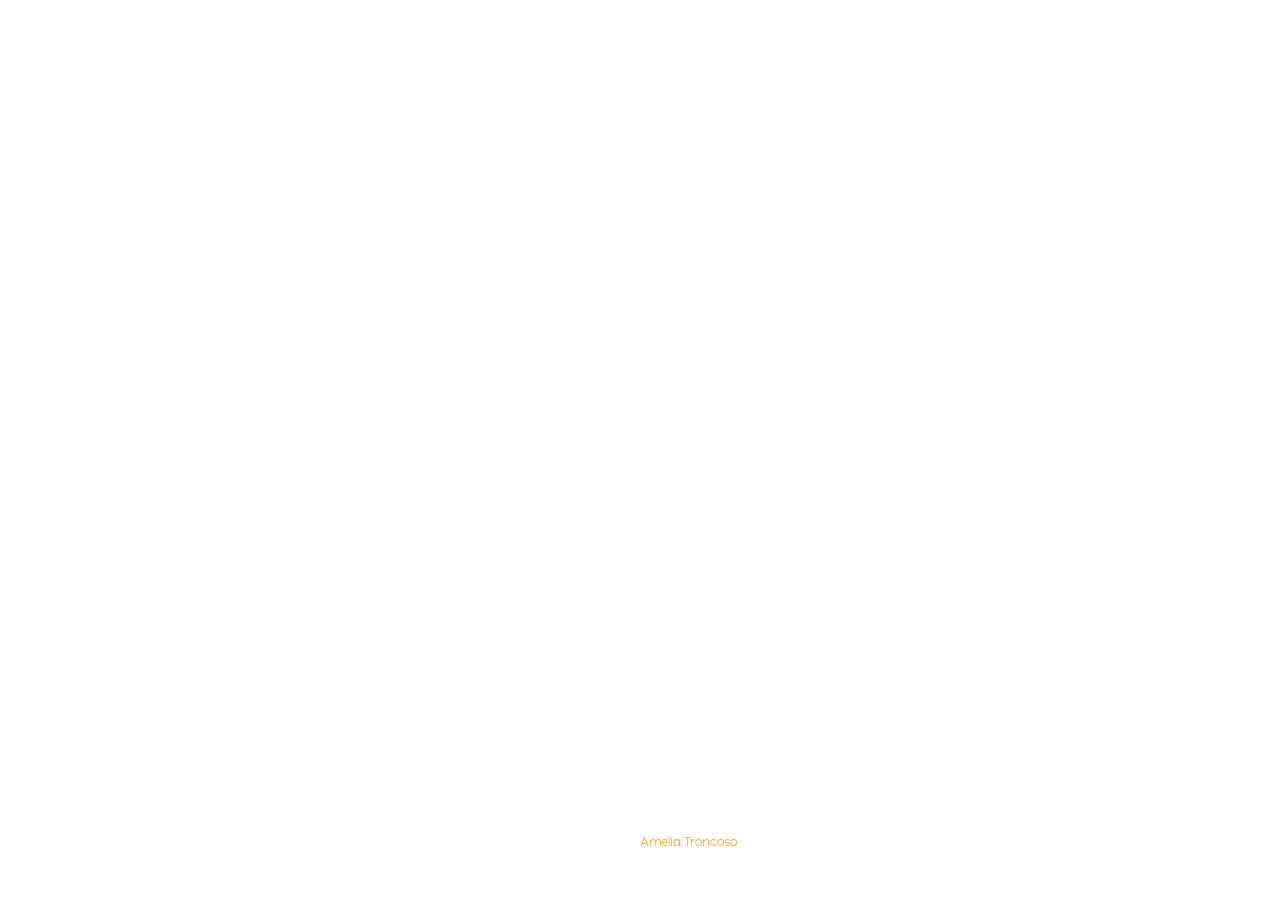
<file: index.html>
<!doctype html>
<html lang="es">
  <head>
    <meta charset="utf-8" />
    <meta name="viewport" content="width=device-width, initial-scale=1" />
    <title>Troncoso Portafolio</title>
    <link rel="stylesheet" href="css/styles.css" />
    <script defer src="js/script.js"></script>
  </head>
  <body data-page="home">
    <main>
      <!-- Home: versión desktop -->
      <section class="home-page" data-home-page>
        <div class="home-desktop">
          <!-- Menú principal -->
          <nav class="desktop-menu" aria-label="Navegación principal">
            <a class="desktop-menu__brand" href="index.html">Amelia Troncoso</a>
            <div class="desktop-menu__links">
              <a class="desktop-menu__link" href="#about">Sobre mí</a>
              <a class="desktop-menu__link" href="#contact">Contacto</a>
            </div>
          </nav>

          <!-- Escenario principal de la home -->
          <div class="home-stage-wrap">
            <div class="home-stage">
              <!-- Título animado -->
              <h1 class="home-title" aria-label="Portafolio">
                <span class="visually-hidden">Portafolio</span>
                <div class="home-title__reveal" data-home-title-reveal>
                  <video
                    class="home-title__video"
                    data-home-title-video
                    aria-hidden="true"
                    autoplay
                    muted
                    playsinline
                    preload="auto"
                  >
                    <source src="assets/home-title-animation.mp4" type="video/mp4" />
                  </video>
                </div>
              </h1>

              <!-- Flecha para bajar al sector de proyectos -->
              <button class="home-arrow" type="button" aria-label="Bajar a proyectos">
                <img src="images/home/arrow-down.svg" alt="" aria-hidden="true" />
              </button>

              <!-- Tarjetas de proyectos -->
              <!-- Grilla principal de proyectos en desktop -->
              <div data-home-desktop-cards>
              <a class="project-card" href="amanecer.html" style="left:41px;top:1179px;width:427px;height:720px;">
                <div class="project-card__media">
                  <img src="images/amanecer/home-amanecer-photo.png" alt="Festival Amanecer" style="width:224.83%;left:-64.17%;top:0;height:100%;" />
                </div>
                <div class="project-card__overlay">
                  <span><span>Festival</span><span>Amanecer</span></span>
                </div>
              </a>
              <a class="project-card" href="bypt.html" style="left:974px;top:1369px;width:426px;height:719px;">
                <div class="project-card__media">
                  <img src="images/bypt/home-bypt.png" alt="Joyas Bonito y Para Ti" style="width:253.17%;left:-76.58%;top:0;height:100%;" />
                </div>
                <div class="project-card__overlay">
                  <span><span>Joyas</span><span>Bonito y para ti</span></span>
                </div>
              </a>
              <a class="project-card" href="sade.html" style="left:508px;top:1748px;width:426px;height:720px;">
                <div class="project-card__media">
                  <img src="images/sade/home-sade.png" alt="Rebranding SADE" style="width:225.35%;left:-62.68%;top:0;height:100%;" />
                </div>
                <div class="project-card__overlay">
                  <span><span>Rebranding</span><span>SADE</span></span>
                </div>
              </a>
              <a class="project-card" href="vivid-wave.html" style="left:41px;top:2318px;width:427px;height:720px;">
                <div class="project-card__media">
                  <img src="images/vivid-wave/home-vivid-wave.png" alt="Festival Vivid Wave" style="width:274.37%;left:-37.09%;top:-5.14%;height:110.29%;" />
                </div>
                <div class="project-card__overlay">
                  <span><span>Festival</span><span>Vivid Wave</span></span>
                </div>
              </a>
              <a class="project-card" href="tesoros.html" style="left:974px;top:2508px;width:427px;height:719px;">
                <div class="project-card__media">
                  <img src="images/tesoros/home-tesoros-photo.png" alt="Revista Tesoros" style="width:224.36%;left:-62.06%;top:0;height:100%;" />
                </div>
                <div class="project-card__overlay">
                  <span><span>Revista</span><span>Tesoros</span></span>
                </div>
              </a>
              <a class="project-card" href="modelado-3d.html" style="left:507px;top:2888px;width:427px;height:719px;">
                <div class="project-card__media">
                  <img src="images/modelado-3d/home-3d.png" alt="Modelado 3D" style="width:164.17%;left:-20.75%;top:0.13%;height:100%;" />
                </div>
                <div class="project-card__overlay">
                  <span><span>Modelado 3D</span></span>
                </div>
              </a>
              </div>

              <!-- Pie de la home -->
              <section class="home-tools" aria-labelledby="tools-title">
                <h2 id="tools-title" class="footer-title">Manejo de Herramientas</h2>
                <div class="skills-list">
                  <div class="skill">
                    <span>Illustrator</span>
                    <div class="skill__bar" style="--level:82.7%;"></div>
                  </div>
                  <div class="skill">
                    <span>Photoshop</span>
                    <div class="skill__bar" style="--level:61.8%;"></div>
                  </div>
                  <div class="skill">
                    <span>InDesign</span>
                    <div class="skill__bar" style="--level:74.5%;"></div>
                  </div>
                  <div class="skill">
                    <span>Blender</span>
                    <div class="skill__bar" style="--level:61.8%;"></div>
                  </div>
                  <div class="skill">
                    <span>Blippar</span>
                    <div class="skill__bar" style="--level:41.8%;"></div>
                  </div>
                  <div class="skill">
                    <span>Figma</span>
                    <div class="skill__bar" style="--level:41.8%;"></div>
                  </div>
                </div>
              </section>

              <section class="home-about" id="about" aria-labelledby="about-title">
                <h2 id="about-title" class="footer-title">Sobre mi</h2>
                <p class="footer-text">
                  Soy estudiante de Diseño Gráfico en la Universidad del Desarrollo (UDD), con interés en la creación de soluciones visuales que equilibren estética y funcionalidad. Me motiva explorar distintas herramientas y estilos para comunicar ideas de manera clara y atractiva, adaptándome a los desafíos de cada proyecto. Actualmente, busco seguir desarrollando mi mirada creativa y adquirir experiencia que me permita generar propuestas con impacto y sentido.
                </p>
              </section>

              <section class="home-contact" id="contact" aria-labelledby="contact-title">
                <h2 id="contact-title" class="footer-title">Contacto</h2>
                <p class="contact-lines">
                  <a href="mailto:atroncosog22@gmail.com">atroncosog22@gmail.com</a>
                  <a href="tel:+56962435774">+56 9 6243 5774</a>
                </p>
              </section>
            </div>
          </div>
        </div>

        <!-- Home: versión mobile -->
        <div class="home-mobile">
          <section class="mobile-hero">
            <h1>Portafolio</h1>
          </section>

          <div class="mobile-arrow-wrap">
            <button class="home-arrow" type="button" aria-label="Bajar a proyectos">
              <img src="images/home/arrow-down.svg" alt="" aria-hidden="true" />
            </button>
          </div>

          <nav class="mobile-home-nav" aria-label="Navegación principal">
            <a href="index.html">Amelia Troncoso</a>
            <a href="#about-mobile">Sobre mí</a>
            <a href="#contact-mobile">Contacto</a>
          </nav>

          <!-- Grilla simplificada de proyectos para mobile -->
          <section class="mobile-card-grid" data-home-mobile-cards>
          <a class="mobile-project-card" href="amanecer.html">
            <figure class="mobile-project-card__figure">
              <img src="images/amanecer/home-amanecer-photo.png" alt="Festival Amanecer" style="width:224.83%;left:-64.17%;top:0;height:100%;" />
            </figure>
            <p class="mobile-project-card__label"><span>Festival</span><span>Amanecer</span></p>
          </a>
          <a class="mobile-project-card" href="bypt.html">
            <figure class="mobile-project-card__figure">
              <img src="images/bypt/home-bypt.png" alt="Joyas Bonito y Para Ti" style="width:253.17%;left:-76.58%;top:0;height:100%;" />
            </figure>
            <p class="mobile-project-card__label"><span>Joyas</span><span>Bonito y</span><span>Para ti</span></p>
          </a>
          <a class="mobile-project-card" href="sade.html">
            <figure class="mobile-project-card__figure">
              <img src="images/sade/home-sade.png" alt="Rebranding SADE" style="width:225.35%;left:-62.68%;top:0;height:100%;" />
            </figure>
            <p class="mobile-project-card__label"><span>Rebranding</span><span>SADE</span></p>
          </a>
          <a class="mobile-project-card" href="vivid-wave.html">
            <figure class="mobile-project-card__figure">
              <img src="images/vivid-wave/home-vivid-wave.png" alt="Festival Vivid Wave" style="width:274.37%;left:-37.09%;top:-5.14%;height:110.29%;" />
            </figure>
            <p class="mobile-project-card__label"><span>Festival</span><span>Vivid Wave</span></p>
          </a>
          <a class="mobile-project-card" href="tesoros.html">
            <figure class="mobile-project-card__figure">
              <img src="images/tesoros/home-tesoros-photo.png" alt="Revista Tesoros" style="width:224.36%;left:-62.06%;top:0;height:100%;" />
            </figure>
            <p class="mobile-project-card__label"><span>Revista</span><span>Tesoros</span></p>
          </a>
          <a class="mobile-project-card" href="modelado-3d.html">
            <figure class="mobile-project-card__figure">
              <img src="images/modelado-3d/home-3d.png" alt="Modelado 3D" style="width:164.17%;left:-20.75%;top:0.13%;height:100%;" />
            </figure>
            <p class="mobile-project-card__label"><span>Modelado 3D</span></p>
          </a>
          </section>

          <section class="mobile-footer">
            <section aria-labelledby="mobile-tools-title">
              <h2 id="mobile-tools-title" class="footer-title">Manejo de Herramientas</h2>
              <div class="skills-list">
                <div class="skill">
                  <span>Illustrator</span>
                  <div class="skill__bar" style="--level:82.7%;"></div>
                </div>
                <div class="skill">
                  <span>Photoshop</span>
                  <div class="skill__bar" style="--level:61.8%;"></div>
                </div>
                <div class="skill">
                  <span>InDesign</span>
                  <div class="skill__bar" style="--level:74.5%;"></div>
                </div>
                <div class="skill">
                  <span>Blender</span>
                  <div class="skill__bar" style="--level:61.8%;"></div>
                </div>
                <div class="skill">
                  <span>Blippar</span>
                  <div class="skill__bar" style="--level:41.8%;"></div>
                </div>
                <div class="skill">
                  <span>Figma</span>
                  <div class="skill__bar" style="--level:41.8%;"></div>
                </div>
              </div>
            </section>

            <section id="about-mobile" aria-labelledby="mobile-about-title">
              <h2 id="mobile-about-title" class="footer-title">Sobre mi</h2>
              <p class="footer-text">
                Soy estudiante de Diseño Gráfico en la Universidad del Desarrollo (UDD), con interés en la creación de soluciones visuales que equilibren estética y funcionalidad. Me motiva explorar distintas herramientas y estilos para comunicar ideas de manera clara y atractiva, adaptándome a los desafíos de cada proyecto. Actualmente, busco seguir desarrollando mi mirada creativa y adquirir experiencia que me permita generar propuestas con impacto y sentido.
              </p>
            </section>

            <section id="contact-mobile" aria-labelledby="mobile-contact-title">
              <h2 id="mobile-contact-title" class="footer-title">Contacto</h2>
              <p class="contact-lines">
                <a href="mailto:atroncosog22@gmail.com">atroncosog22@gmail.com</a>
                <a href="tel:+56962435774">+56 9 6243 5774</a>
              </p>
            </section>
          </section>
        </div>
      </section>
    </main>
  </body>
</html>
</file>
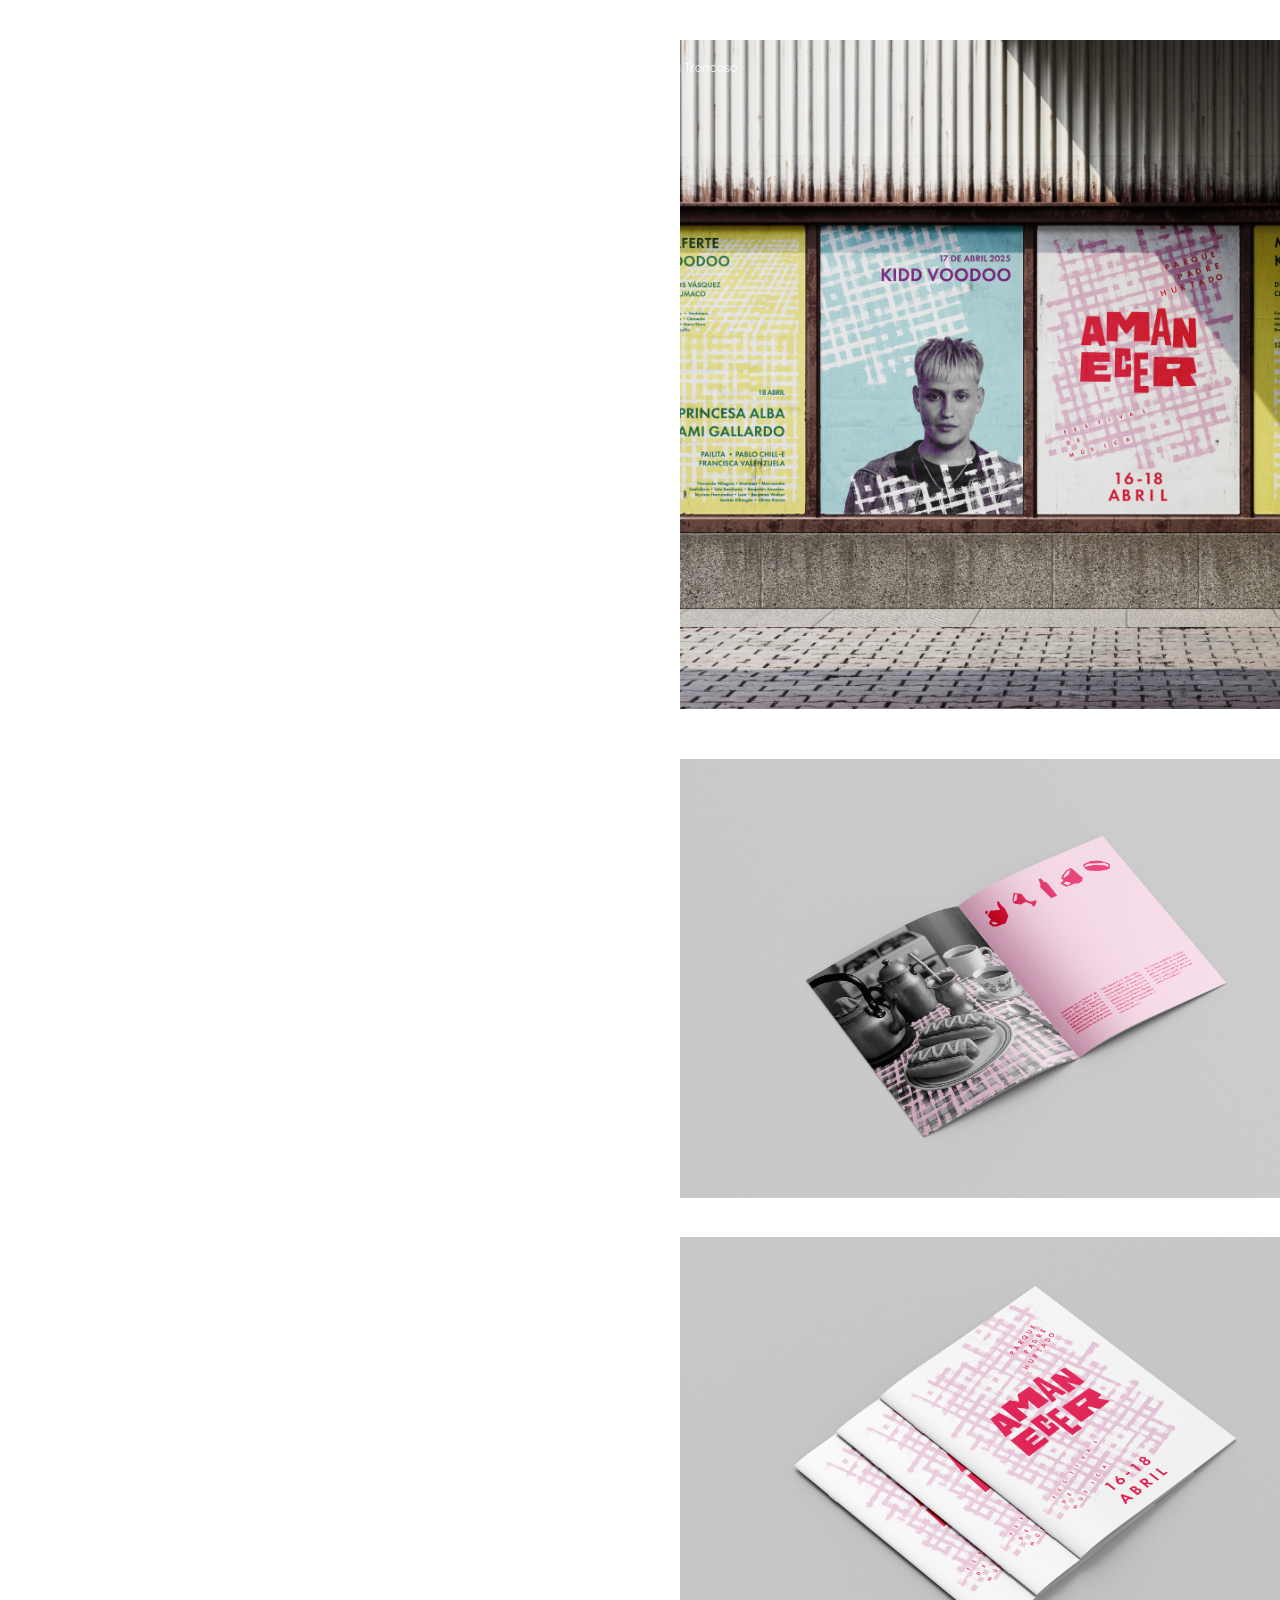
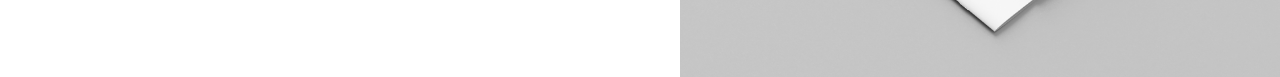
<file: amanecer.html>
<!doctype html>
<html lang="es">
  <head>
    <meta charset="utf-8" />
    <meta name="viewport" content="width=device-width, initial-scale=1" />
    <title>Festival Amanecer | Troncoso Portafolio</title>
    <link rel="stylesheet" href="css/styles.css" />
    <script defer src="js/script.js"></script>
  </head>
  <body data-page="project">
    <main>
      <section class="project-page" data-project-page>
        <!-- Proyecto: composición desktop -->
        <div class="project-desktop">
          <!-- Menú superior fijo del proyecto -->
          <nav class="project-menu" aria-label="Navegación del proyecto" style="top:24px;">
            <a class="project-menu__brand" href="index.html">Amelia Troncoso</a>
            <div class="project-menu__links">
              <a class="project-menu__link" href="index.html#about">Sobre mí</a>
              <a class="project-menu__link" href="index.html#contact">Contacto</a>
            </div>
          </nav>

          <!-- Lienzo con posiciones fijas según la grilla de diseño -->
          <article class="project-shell">
            <div class="project-canvas" data-project-canvas>
              <!-- Imagen principal del proyecto -->
              <figure class="project-figure" data-project-hero style="left:40px;top:40px;width:893px;height:669px;">
                <img src="images/amanecer/amanecer-hero.png" alt="Festival Amanecer" />
              </figure>

              <h1 class="project-heading" style="left:973px;top:40px;width:194px;">
                <span>Festival</span><span>Amanecer</span>
              </h1>

              <!-- Texto descriptivo del proyecto -->
              <div class="project-copy-block" data-project-copy data-default-top="502" data-align-copy-bottom="true" data-allow-copy-above-default="true" style="left:973px;top:502px;width:427px;">
                <ul class="project-meta">
                  <li><strong>Nombre del proyecto:</strong> Festival Amanecer</li>
                  <li><strong>Taller:</strong> Taller Editorial</li>
                  <li><strong>Año de realización:</strong> 2025</li>
                  <li><strong>Realizado junto a:</strong> Catalina Hernández</li>
                  <li><strong>Herramientas:</strong> Illustrator, InDesign y Photoshop</li>
                </ul>
                <h2><strong>Descripción del encargo</strong></h2>
                <p>El encargo consistía en seleccionar un festival existente y reinterpretar su concepto dentro del contexto chileno. Para este proyecto elegimos <strong>Austin City Limits</strong>, festival que destaca por reunir artistas locales y representar la identidad cultural de Austin.</p>
                <h2><strong>Descripción de la propuesta</strong></h2>
                <p>A partir de ese referente, reinterpretamos el festival desde la idea de <strong>la mesa chilena</strong> como espacio de encuentro, identidad y celebración. El branding busca trasladar la diversidad cultural y musical de Chile a una experiencia visual cercana, incorporando códigos gráficos inspirados en nuestras tradiciones y formas de compartir.</p>
              </div>

              <!-- Galería secundaria desktop -->
              <figure class="project-figure" style="left:40px;top:759px;width:660px;height:439px;">
                <img src="images/amanecer/amanecer-1.png" alt="Aplicación editorial del festival Amanecer" />
              </figure>
              <figure class="project-figure" style="left:740px;top:759px;width:660px;height:439px;">
                <img src="images/amanecer/amanecer-2.png" alt="Banderas del festival Amanecer" />
              </figure>
              <figure class="project-figure" style="left:40px;top:1237px;width:660px;height:440px;">
                <img src="images/amanecer/amanecer-3.png" alt="Aplicación gráfica del festival Amanecer" />
              </figure>
              <figure class="project-figure" style="left:740px;top:1237px;width:660px;height:440px;">
                <img src="images/amanecer/amanecer-4.png" alt="Bolso promocional del festival Amanecer" />
              </figure>
            </div>
          </article>
        </div>

        <!-- Proyecto: versión mobile en flujo vertical -->
        <div class="project-mobile">
          <article>
            <nav class="project-mobile-header" aria-label="Navegación del proyecto">
              <a class="mobile-brand" href="index.html">Amelia Troncoso</a>
              <div class="mobile-links">
                <a href="index.html#about-mobile">Sobre mí</a>
                <a href="index.html#contact-mobile">Contacto</a>
              </div>
            </nav>

            <h1 class="mobile-hero-title"><span>Festival</span><span>Amanecer</span></h1>
            <div class="mobile-copy">
                <ul class="project-meta">
                  <li><strong>Nombre del proyecto:</strong> Festival Amanecer</li>
                  <li><strong>Taller:</strong> Taller Editorial</li>
                  <li><strong>Año de realización:</strong> 2025</li>
                  <li><strong>Realizado junto a:</strong> Catalina Hernández</li>
                  <li><strong>Herramientas:</strong> Illustrator, InDesign y Photoshop</li>
                </ul>
                <h2><strong>Descripción del encargo</strong></h2>
                <p>El encargo consistía en seleccionar un festival existente y reinterpretar su concepto dentro del contexto chileno. Para este proyecto elegimos <strong>Austin City Limits</strong>, festival que destaca por reunir artistas locales y representar la identidad cultural de Austin.</p>
                <h2><strong>Descripción de la propuesta</strong></h2>
                <p>A partir de ese referente, reinterpretamos el festival desde la idea de <strong>la mesa chilena</strong> como espacio de encuentro, identidad y celebración. El branding busca trasladar la diversidad cultural y musical de Chile a una experiencia visual cercana, incorporando códigos gráficos inspirados en nuestras tradiciones y formas de compartir.</p>
            </div>
            <section class="mobile-gallery">
            <img src="images/amanecer/amanecer-hero.png" alt="Festival Amanecer principal" />
            <img src="images/amanecer/amanecer-1.png" alt="Festival Amanecer detalle 1" />
            <img src="images/amanecer/amanecer-2.png" alt="Festival Amanecer detalle 2" />
            <img src="images/amanecer/amanecer-3.png" alt="Festival Amanecer detalle 3" />
            <img src="images/amanecer/amanecer-4.png" alt="Festival Amanecer detalle 4" />
            </section>
          </article>
        </div>
      </section>
    </main>
  </body>
</html>
</file>
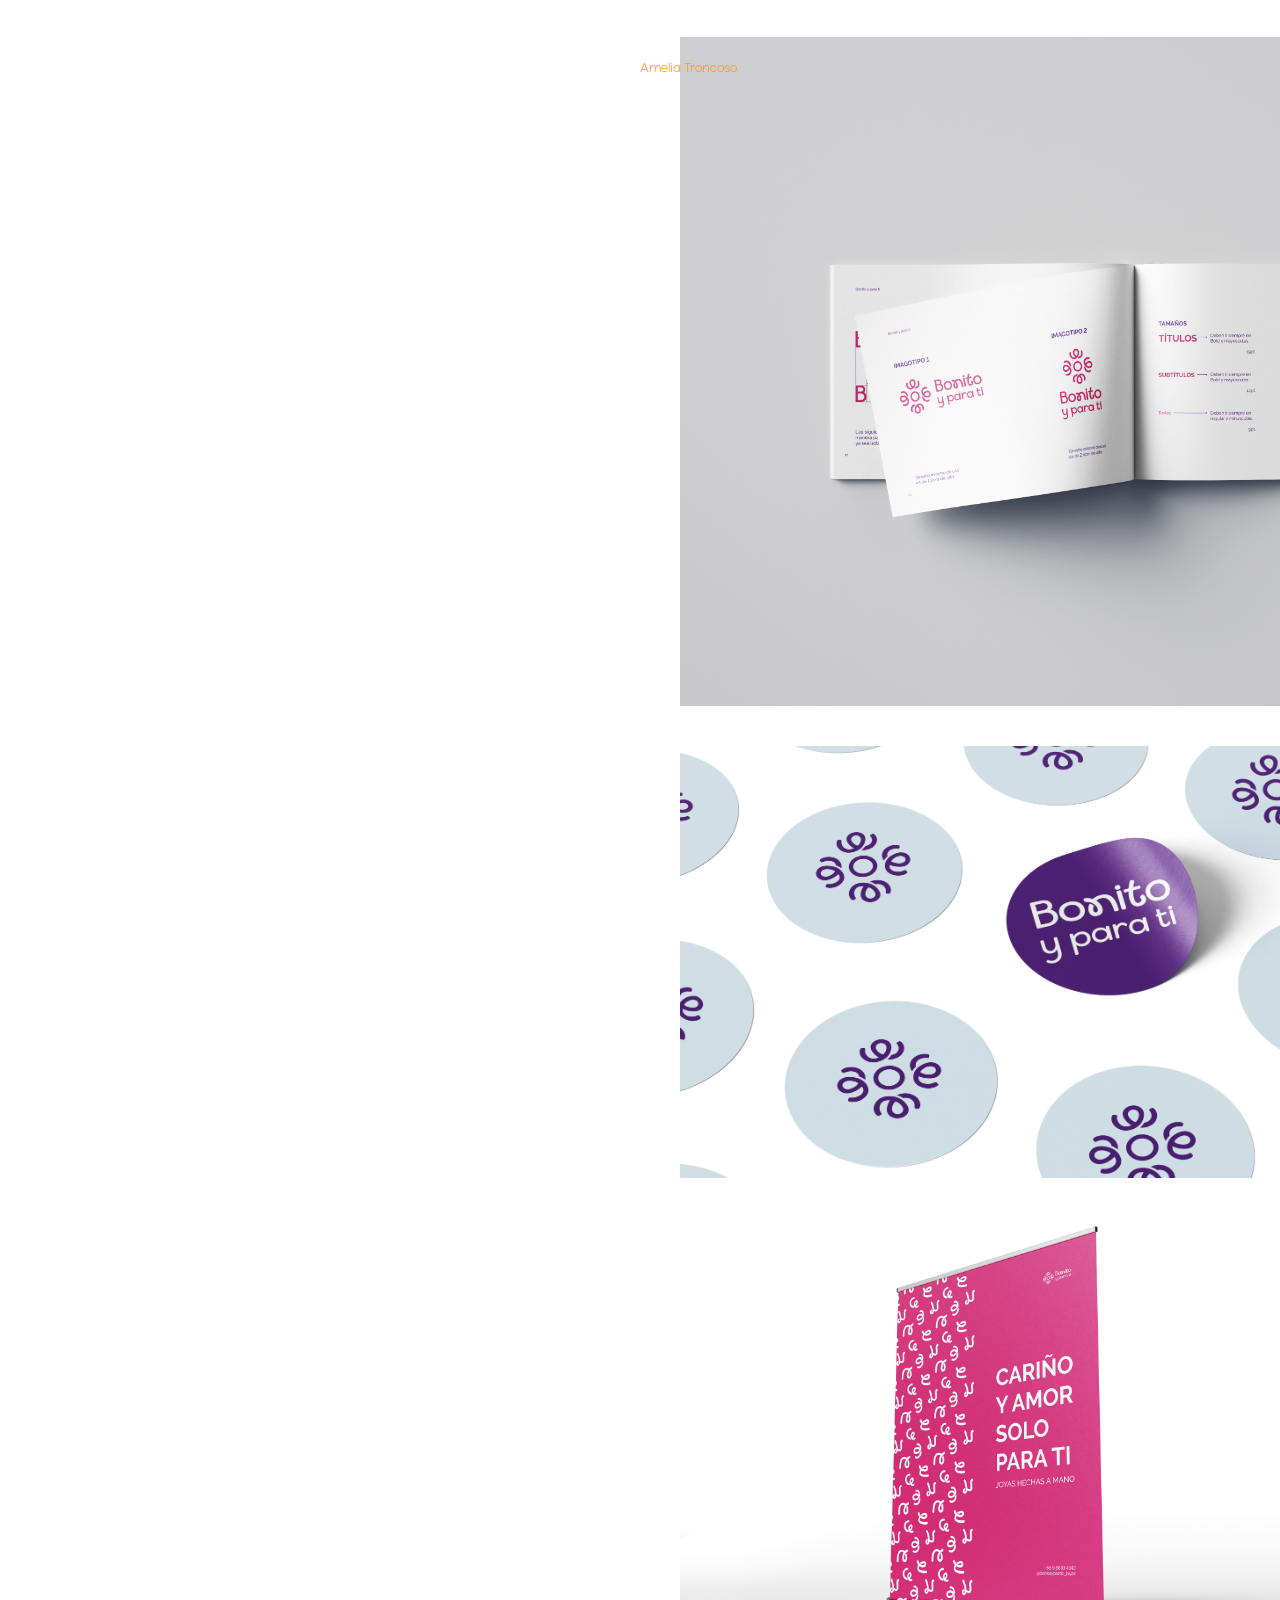
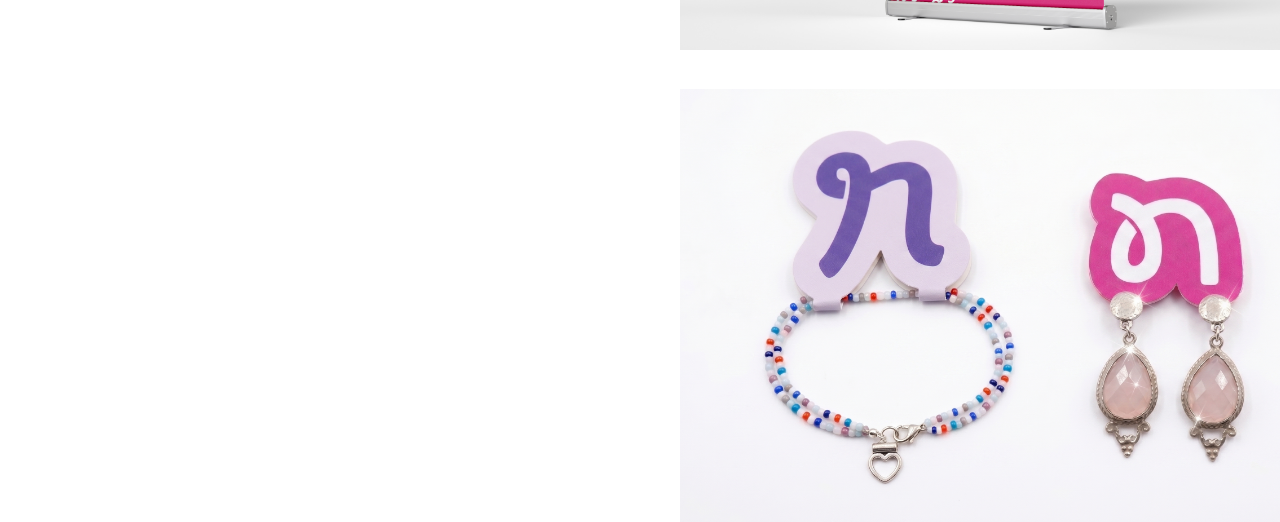
<file: bypt.html>
<!doctype html>
<html lang="es">
  <head>
    <meta charset="utf-8" />
    <meta name="viewport" content="width=device-width, initial-scale=1" />
    <title>Joyas Bonito y Para Ti | Troncoso Portafolio</title>
    <link rel="stylesheet" href="css/styles.css" />
    <script defer src="js/script.js"></script>
  </head>
  <body data-page="project" data-lock-menu-accent="true">
    <main>
      <section class="project-page" data-project-page>
        <!-- Proyecto: composición desktop -->
        <div class="project-desktop">
          <!-- Menú superior fijo del proyecto -->
          <nav class="project-menu" aria-label="Navegación del proyecto" style="top:24px;">
            <a class="project-menu__brand" href="index.html">Amelia Troncoso</a>
            <div class="project-menu__links">
              <a class="project-menu__link" href="index.html#about">Sobre mí</a>
              <a class="project-menu__link" href="index.html#contact">Contacto</a>
            </div>
          </nav>

          <!-- Lienzo con posiciones fijas según la grilla de diseño -->
          <article class="project-shell">
            <div class="project-canvas" data-project-canvas>
              <!-- Imagen principal del proyecto -->
              <figure class="project-figure" data-project-hero style="left:40px;top:37px;width:893px;height:669px;">
                <img src="images/bypt/bypt-hero.png" alt="Joyas Bonito y Para Ti" />
              </figure>

              <h1 class="project-heading" style="left:973px;top:37px;width:194px;">
                <span>Joyas</span><span>Bonito y</span><span>Para ti</span>
              </h1>

              <!-- Texto descriptivo del proyecto -->
              <div class="project-copy-block" data-project-copy data-default-top="404" data-align-copy-bottom="true" data-allow-copy-above-default="true" style="left:973px;top:404px;width:427px;">
                <ul class="project-meta">
                  <li><strong>Nombre del proyecto:</strong> Bonito y Para Ti</li>
                  <li><strong>Ramo:</strong> Identidad Visual</li>
                  <li><strong>Año de realización:</strong> 2025</li>
                  <li><strong>Realizado junto a:</strong> Domingo Urrutia</li>
                  <li><strong>Herramientas:</strong> Photoshop, InDesign e Illustrator</li>
                </ul>
                <h2><strong>Descripción del encargo</strong></h2>
                <p>El encargo consistía en desarrollar un rebranding para un emprendimiento vinculado a la iniciativa <strong>Colina Emprende</strong>. El proyecto fue asignado a <em>Bonito y Para Ti</em>, una marca de joyería creada por <strong>Roxana Flores</strong>, orfebre dedicada a la elaboración de piezas artesanales y personalizadas.</p>
                <h2><strong>Descripción de la propuesta</strong></h2>
                <p>La propuesta busca comunicar el carácter <strong>emocional, artesanal y personalizado</strong> de la marca. Se desarrolló una identidad visual de tono suave, amoroso, artístico y cercano, inspirada en la conexión espiritual y energética que Roxana busca generar a través de sus joyas. El sistema gráfico pretende transmitir una marca acogedora y significativa, donde cada pieza represente una experiencia personal para quien la recibe o utiliza.</p>
              </div>

              <!-- Galería secundaria desktop -->
              <figure class="project-figure" style="left:40px;top:746px;width:660px;height:432px;">
                <img src="images/bypt/bypt-1.png" alt="Stickers de Bonito y Para Ti" />
              </figure>
              <figure class="project-figure" style="left:740px;top:746px;width:660px;height:432px;">
                <img src="images/bypt/bypt-2.png" alt="Bolsa textil Bonito y Para Ti" />
              </figure>
              <figure class="project-figure" style="left:40px;top:1218px;width:660px;height:432px;">
                <img src="images/bypt/bypt-3.png" alt="Afiche Bonito y Para Ti" />
              </figure>
              <figure class="project-figure" style="left:740px;top:1218px;width:660px;height:432px;">
                <img src="images/bypt/bypt-4.png" alt="Tarjeta de presentación Bonito y Para Ti" />
              </figure>
              <figure class="project-figure" style="left:40px;top:1689px;width:660px;height:433px;">
                <img src="images/bypt/bypt-5.png" alt="Joyas Bonito y Para Ti" />
              </figure>
              <figure class="project-figure" style="left:740px;top:1690px;width:660px;height:432px;">
                <img src="images/bypt/bypt-6.png" alt="Caja Bonito y Para Ti" />
              </figure>
            </div>
          </article>
        </div>

        <!-- Proyecto: versión mobile en flujo vertical -->
        <div class="project-mobile">
          <article>
            <nav class="project-mobile-header" aria-label="Navegación del proyecto">
              <a class="mobile-brand" href="index.html">Amelia Troncoso</a>
              <div class="mobile-links">
                <a href="index.html#about-mobile">Sobre mí</a>
                <a href="index.html#contact-mobile">Contacto</a>
              </div>
            </nav>

            <h1 class="mobile-hero-title"><span>Joyas</span><span>Bonito y</span><span>Para ti</span></h1>
            <div class="mobile-copy">
                <ul class="project-meta">
                  <li><strong>Nombre del proyecto:</strong> Bonito y Para Ti</li>
                  <li><strong>Ramo:</strong> Identidad Visual</li>
                  <li><strong>Año de realización:</strong> 2025</li>
                  <li><strong>Realizado junto a:</strong> Domingo Urrutia</li>
                  <li><strong>Herramientas:</strong> Photoshop, InDesign e Illustrator</li>
                </ul>
                <h2><strong>Descripción del encargo</strong></h2>
                <p>El encargo consistía en desarrollar un rebranding para un emprendimiento vinculado a la iniciativa <strong>Colina Emprende</strong>. El proyecto fue asignado a <em>Bonito y Para Ti</em>, una marca de joyería creada por <strong>Roxana Flores</strong>, orfebre dedicada a la elaboración de piezas artesanales y personalizadas.</p>
                <h2><strong>Descripción de la propuesta</strong></h2>
                <p>La propuesta busca comunicar el carácter <strong>emocional, artesanal y personalizado</strong> de la marca. Se desarrolló una identidad visual de tono suave, amoroso, artístico y cercano, inspirada en la conexión espiritual y energética que Roxana busca generar a través de sus joyas. El sistema gráfico pretende transmitir una marca acogedora y significativa, donde cada pieza represente una experiencia personal para quien la recibe o utiliza.</p>
            </div>
            <section class="mobile-gallery">
            <img src="images/bypt/bypt-hero.png" alt="Joyas Bonito y Para Ti principal" />
            <img src="images/bypt/bypt-1.png" alt="Joyas Bonito y Para Ti detalle 1" />
            <img src="images/bypt/bypt-2.png" alt="Joyas Bonito y Para Ti detalle 2" />
            <img src="images/bypt/bypt-3.png" alt="Joyas Bonito y Para Ti detalle 3" />
            <img src="images/bypt/bypt-4.png" alt="Joyas Bonito y Para Ti detalle 4" />
            <img src="images/bypt/bypt-5.png" alt="Joyas Bonito y Para Ti detalle 5" />
            <img src="images/bypt/bypt-6.png" alt="Joyas Bonito y Para Ti detalle 6" />
            </section>
          </article>
        </div>
      </section>
    </main>
  </body>
</html>
</file>
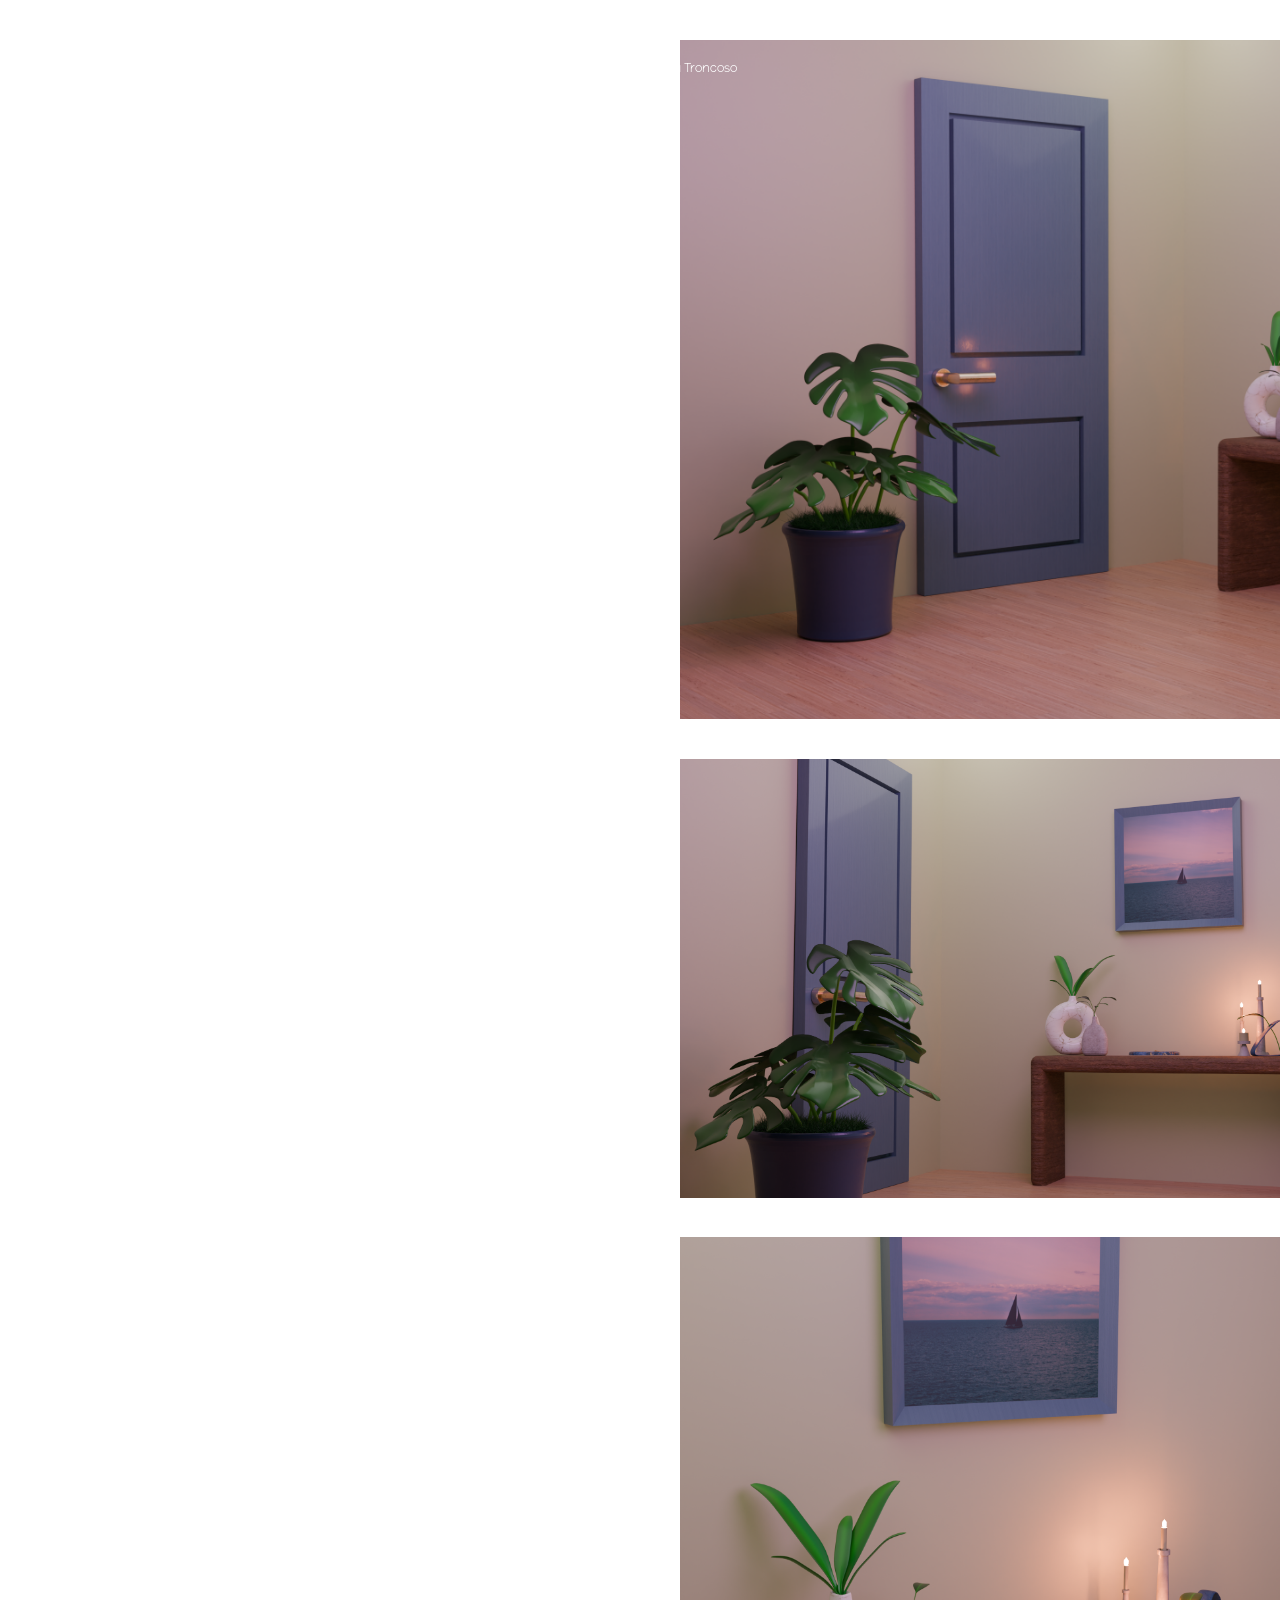
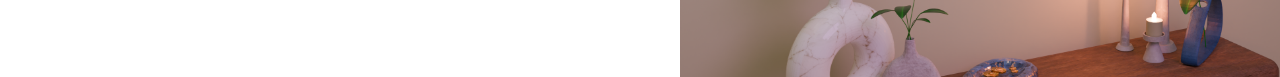
<file: modelado-3d.html>
<!doctype html>
<html lang="es">
  <head>
    <meta charset="utf-8" />
    <meta name="viewport" content="width=device-width, initial-scale=1" />
    <title>Modelado 3D | Troncoso Portafolio</title>
    <link rel="stylesheet" href="css/styles.css" />
    <script defer src="js/script.js"></script>
  </head>
  <body data-page="project">
    <main>
      <section class="project-page" data-project-page>
        <!-- Proyecto: composición desktop -->
        <div class="project-desktop">
          <!-- Menú superior fijo del proyecto -->
          <nav class="project-menu" aria-label="Navegación del proyecto" style="top:24px;">
            <a class="project-menu__brand" href="index.html">Amelia Troncoso</a>
            <div class="project-menu__links">
              <a class="project-menu__link" href="index.html#about">Sobre mí</a>
              <a class="project-menu__link" href="index.html#contact">Contacto</a>
            </div>
          </nav>

          <!-- Lienzo con posiciones fijas según la grilla de diseño -->
          <article class="project-shell">
            <div class="project-canvas" data-project-canvas>
              <!-- Imagen principal del proyecto -->
              <figure class="project-figure" data-project-hero style="left:40px;top:40px;width:893px;height:679px;">
                <img src="images/modelado-3d/modelado-3d-2.png" alt="Modelado 3D" />
              </figure>

              <h1 class="project-heading" style="left:973px;top:40px;width:194px;">
                <span>Modelado 3D</span>
              </h1>

              <!-- Texto descriptivo del proyecto -->
              <div class="project-copy-block" data-project-copy data-default-top="598" data-align-copy-bottom="true" data-allow-copy-above-default="true" style="left:973px;top:598px;width:427px;">
                <ul class="project-meta">
                  <li><strong>Nombre del proyecto:</strong> Modelado 3D</li>
                  <li><strong>Ramo:</strong> Representación Digital</li>
                  <li><strong>Año de realización:</strong> 2024</li>
                  <li><strong>Herramienta:</strong> Blender</li>
                </ul>
                <h2><strong>Descripción del encargo</strong></h2>
                <p>El encargo consistía en crear y renderizar una habitación utilizando Blender. El proyecto requería construir el espacio mediante modelado 3D e incorporar mobiliario, objetos decorativos, materiales e iluminación.</p>
                <h2><strong>Descripción de la propuesta</strong></h2>
                <p>La propuesta desarrolla un interior minimalista, cálido y armónico. Se trabajó el <strong>modelado, texturizado, iluminación y renderizado</strong> de la escena, integrando elementos como una puerta, una mesa, plantas y objetos decorativos. La composición busca generar una atmósfera realista y equilibrada, utilizando una iluminación suave y una paleta de colores envolvente.</p>
              </div>

              <!-- Galería secundaria desktop -->
              <figure class="project-figure" style="left:40px;top:759px;width:660px;height:439px;">
                <img src="images/modelado-3d/modelado-3d-1.png" alt="Vista interior del modelado 3D" />
              </figure>
              <figure class="project-figure" style="left:740px;top:759px;width:660px;height:439px;">
                <img src="images/modelado-3d/modelado-3d-3.png" alt="Perspectiva superior del modelado 3D" />
              </figure>
              <figure class="project-figure" style="left:40px;top:1237px;width:660px;height:440px;">
                <img src="images/modelado-3d/modelado-3d-4.png" alt="Detalle del cuadro y la mesa en el modelado 3D" />
              </figure>
              <figure class="project-figure" style="left:740px;top:1237px;width:660px;height:440px;">
                <img src="images/modelado-3d/modelado-3d-5.png" alt="Detalle de objetos decorativos en el modelado 3D" />
              </figure>
            </div>
          </article>
        </div>

        <!-- Proyecto: versión mobile en flujo vertical -->
        <div class="project-mobile">
          <article>
            <nav class="project-mobile-header" aria-label="Navegación del proyecto">
              <a class="mobile-brand" href="index.html">Amelia Troncoso</a>
              <div class="mobile-links">
                <a href="index.html#about-mobile">Sobre mí</a>
                <a href="index.html#contact-mobile">Contacto</a>
              </div>
            </nav>

            <h1 class="mobile-hero-title"><span>Modelado 3D</span></h1>
            <div class="mobile-copy">
                <ul class="project-meta">
                  <li><strong>Nombre del proyecto:</strong> Modelado 3D</li>
                  <li><strong>Ramo:</strong> Representación Digital</li>
                  <li><strong>Año de realización:</strong> 2024</li>
                  <li><strong>Herramienta:</strong> Blender</li>
                </ul>
                <h2><strong>Descripción del encargo</strong></h2>
                <p>El encargo consistía en crear y renderizar una habitación utilizando Blender. El proyecto requería construir el espacio mediante modelado 3D e incorporar mobiliario, objetos decorativos, materiales e iluminación.</p>
                <h2><strong>Descripción de la propuesta</strong></h2>
                <p>La propuesta desarrolla un interior minimalista, cálido y armónico. Se trabajó el <strong>modelado, texturizado, iluminación y renderizado</strong> de la escena, integrando elementos como una puerta, una mesa, plantas y objetos decorativos. La composición busca generar una atmósfera realista y equilibrada, utilizando una iluminación suave y una paleta de colores envolvente.</p>
            </div>
            <section class="mobile-gallery">
            <img src="images/modelado-3d/modelado-3d-2.png" alt="Modelado 3D principal" />
            <img src="images/modelado-3d/modelado-3d-1.png" alt="Modelado 3D detalle 1" />
            <img src="images/modelado-3d/modelado-3d-3.png" alt="Modelado 3D detalle 2" />
            <img src="images/modelado-3d/modelado-3d-4.png" alt="Modelado 3D detalle 3" />
            <img src="images/modelado-3d/modelado-3d-5.png" alt="Modelado 3D detalle 4" />
            </section>
          </article>
        </div>
      </section>
    </main>
  </body>
</html>
</file>
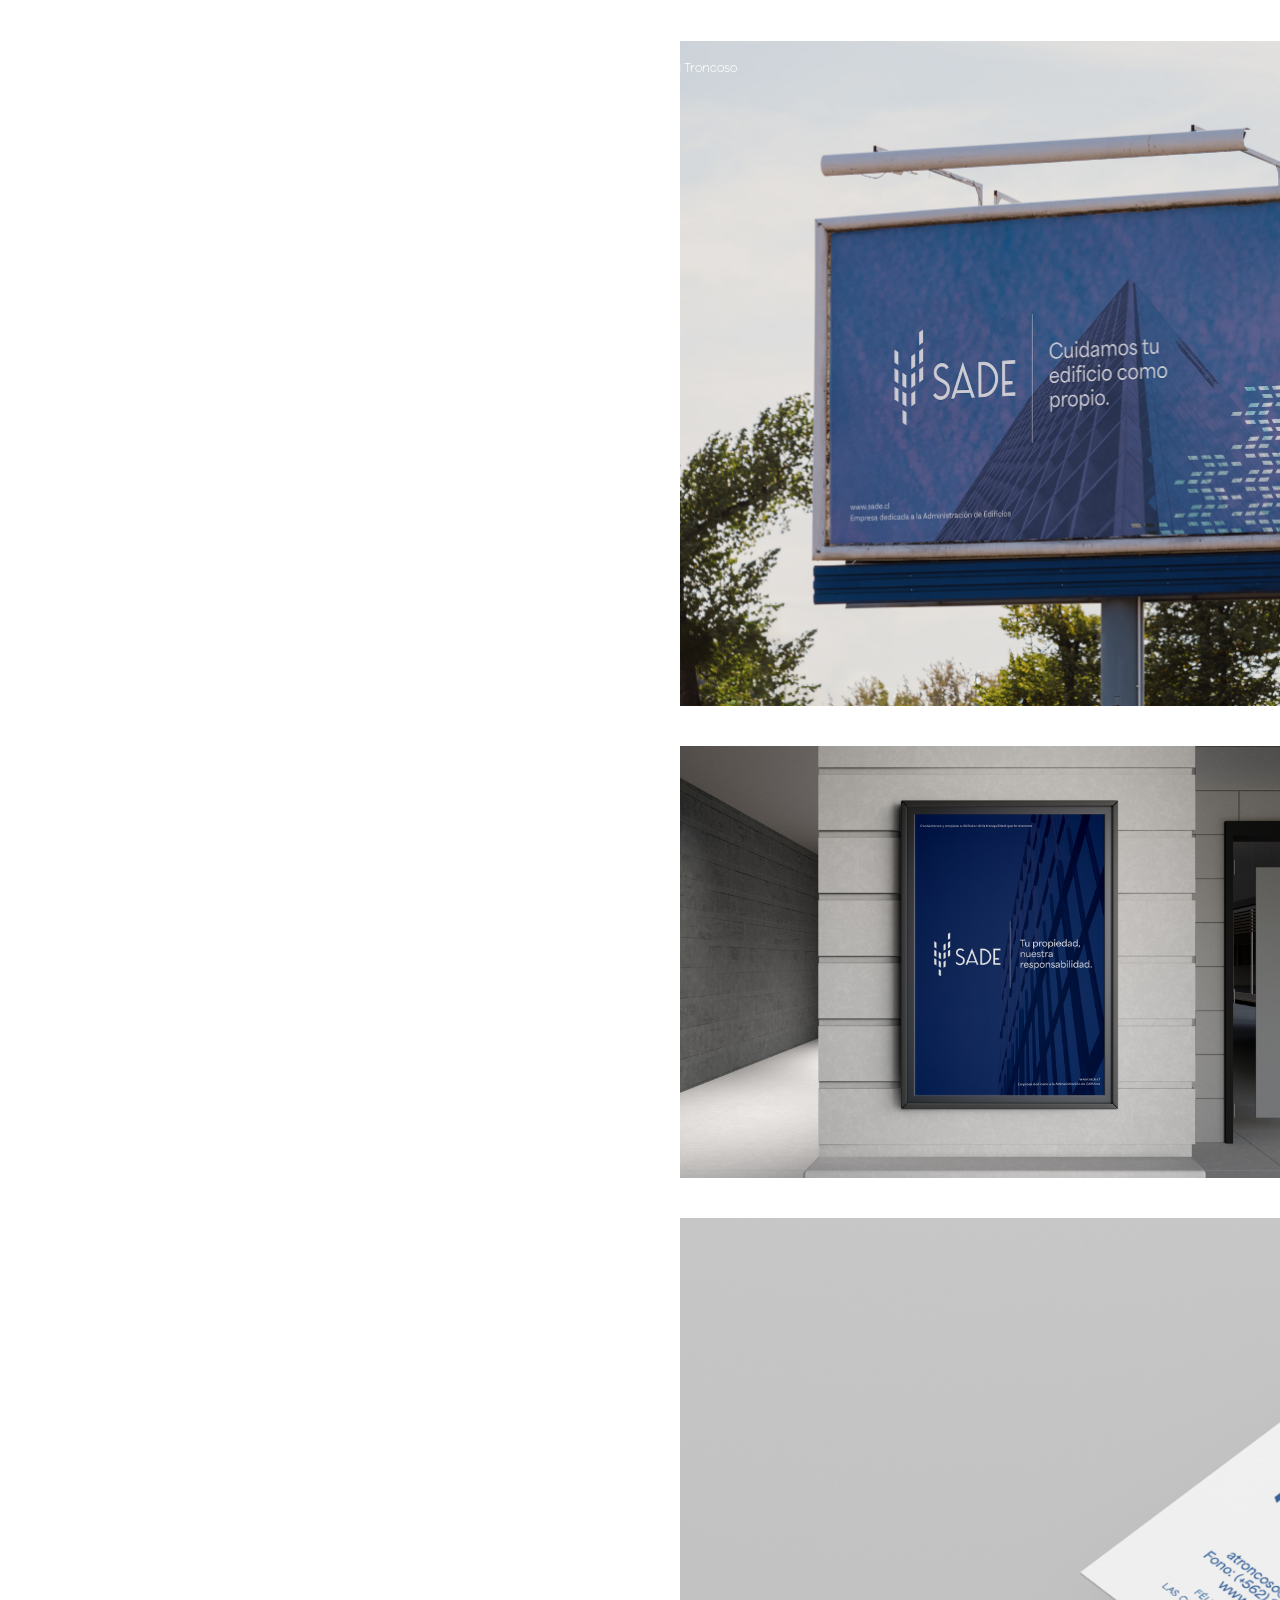
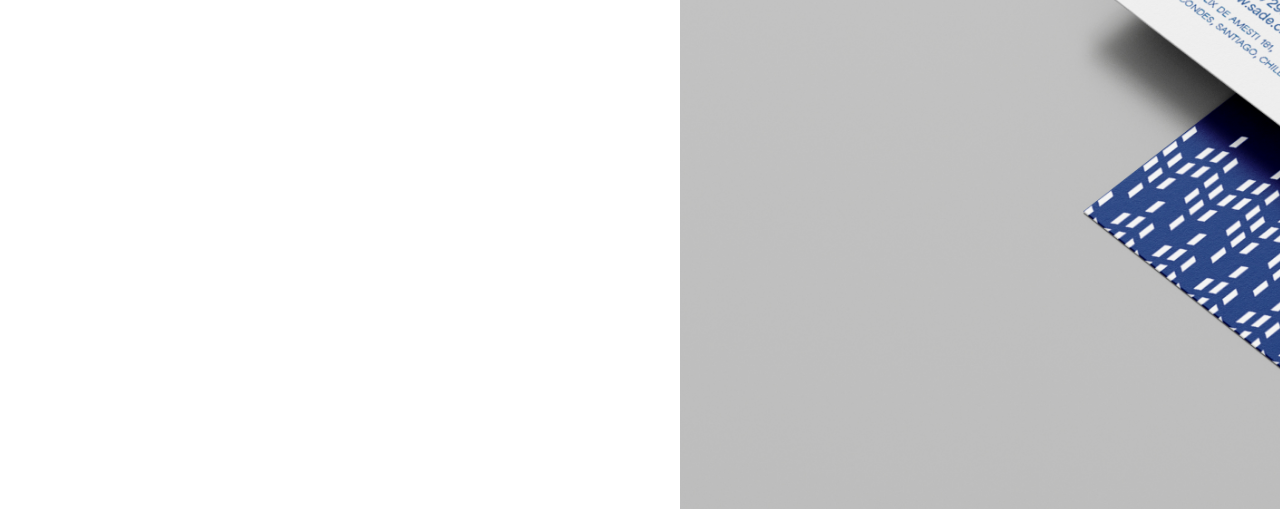
<file: sade.html>
<!doctype html>
<html lang="es">
  <head>
    <meta charset="utf-8" />
    <meta name="viewport" content="width=device-width, initial-scale=1" />
    <title>Rebranding SADE | Troncoso Portafolio</title>
    <link rel="stylesheet" href="css/styles.css" />
    <script defer src="js/script.js"></script>
  </head>
  <body data-page="project">
    <main>
      <section class="project-page" data-project-page>
        <!-- Proyecto: composición desktop -->
        <div class="project-desktop">
          <!-- Menú superior fijo del proyecto -->
          <nav class="project-menu" aria-label="Navegación del proyecto" style="top:24px;">
            <a class="project-menu__brand" href="index.html">Amelia Troncoso</a>
            <div class="project-menu__links">
              <a class="project-menu__link" href="index.html#about">Sobre mí</a>
              <a class="project-menu__link" href="index.html#contact">Contacto</a>
            </div>
          </nav>

          <!-- Lienzo con posiciones fijas según la grilla de diseño -->
          <article class="project-shell">
            <div class="project-canvas" data-project-canvas>
              <!-- Imagen principal del proyecto -->
              <figure class="project-figure" data-project-hero style="left:40px;top:41px;width:893px;height:665px;">
                <img src="images/sade/sade-hero.png" alt="Rebranding SADE" />
              </figure>

              <h1 class="project-heading" style="left:973px;top:41px;width:194px;">
                <span>Rebranding</span><span>SADE</span>
              </h1>

              <!-- Texto descriptivo del proyecto -->
              <div class="project-copy-block" data-project-copy data-default-top="408" data-align-copy-bottom="true" data-allow-copy-above-default="true" style="left:973px;top:408px;width:427px;">
                <ul class="project-meta">
                  <li><strong>Nombre del proyecto:</strong> Rebranding SADE</li>
                  <li><strong>Ramo:</strong> Identidad Visual</li>
                  <li><strong>Año de realización:</strong> 2025</li>
                  <li><strong>Herramientas:</strong> Photoshop e Illustrator</li>
                </ul>
                <h2><strong>Descripción del encargo</strong></h2>
                <p>El encargo consistía en seleccionar una identidad visual existente y desarrollar un rebranding desde cero. Elegí SADE, una empresa dedicada a la administración de propiedades, con el objetivo de analizar su identidad actual, comprender a su público y construir una imagen más coherente con sus necesidades y posicionamiento.</p>
                <h2><strong>Descripción de la propuesta</strong></h2>
                <p>La propuesta busca proyectar una marca orientada a un público exigente, que valora la eficiencia, la precisión y la calidad en el servicio. Para ello, desarrollé un sistema visual basado en la <strong>simplificación de formas arquitectónicas</strong>, una estética limpia y sofisticada, y un lenguaje de comunicación directo y formal. El resultado busca posicionar a SADE como una marca <strong>profesional, moderna y confiable</strong>.</p>
              </div>

              <!-- Galería secundaria desktop -->
              <figure class="project-figure" style="left:40px;top:746px;width:660px;height:432px;">
                <img src="images/sade/sade-1.png" alt="Afiche SADE" />
              </figure>
              <figure class="project-figure" style="left:740px;top:746px;width:660px;height:432px;">
                <img src="images/sade/sade-2.png" alt="Carpeta SADE" />
              </figure>
              <figure class="project-figure" style="left:40px;top:1218px;width:1360px;height:891px;">
                <img src="images/sade/sade-3.png" alt="Tarjetas SADE" />
              </figure>
            </div>
          </article>
        </div>

        <!-- Proyecto: versión mobile en flujo vertical -->
        <div class="project-mobile">
          <article>
            <nav class="project-mobile-header" aria-label="Navegación del proyecto">
              <a class="mobile-brand" href="index.html">Amelia Troncoso</a>
              <div class="mobile-links">
                <a href="index.html#about-mobile">Sobre mí</a>
                <a href="index.html#contact-mobile">Contacto</a>
              </div>
            </nav>

            <h1 class="mobile-hero-title"><span>Rebranding</span><span>SADE</span></h1>
            <div class="mobile-copy">
                <ul class="project-meta">
                  <li><strong>Nombre del proyecto:</strong> Rebranding SADE</li>
                  <li><strong>Ramo:</strong> Identidad Visual</li>
                  <li><strong>Año de realización:</strong> 2025</li>
                  <li><strong>Herramientas:</strong> Photoshop e Illustrator</li>
                </ul>
                <h2><strong>Descripción del encargo</strong></h2>
                <p>El encargo consistía en seleccionar una identidad visual existente y desarrollar un rebranding desde cero. Elegí SADE, una empresa dedicada a la administración de propiedades, con el objetivo de analizar su identidad actual, comprender a su público y construir una imagen más coherente con sus necesidades y posicionamiento.</p>
                <h2><strong>Descripción de la propuesta</strong></h2>
                <p>La propuesta busca proyectar una marca orientada a un público exigente, que valora la eficiencia, la precisión y la calidad en el servicio. Para ello, desarrollé un sistema visual basado en la <strong>simplificación de formas arquitectónicas</strong>, una estética limpia y sofisticada, y un lenguaje de comunicación directo y formal. El resultado busca posicionar a SADE como una marca <strong>profesional, moderna y confiable</strong>.</p>
            </div>
            <section class="mobile-gallery">
            <img src="images/sade/sade-hero.png" alt="Rebranding SADE principal" />
            <img src="images/sade/sade-1.png" alt="Rebranding SADE detalle 1" />
            <img src="images/sade/sade-2.png" alt="Rebranding SADE detalle 2" />
            <img src="images/sade/sade-3.png" alt="Rebranding SADE detalle 3" />
            </section>
          </article>
        </div>
      </section>
    </main>
  </body>
</html>
</file>
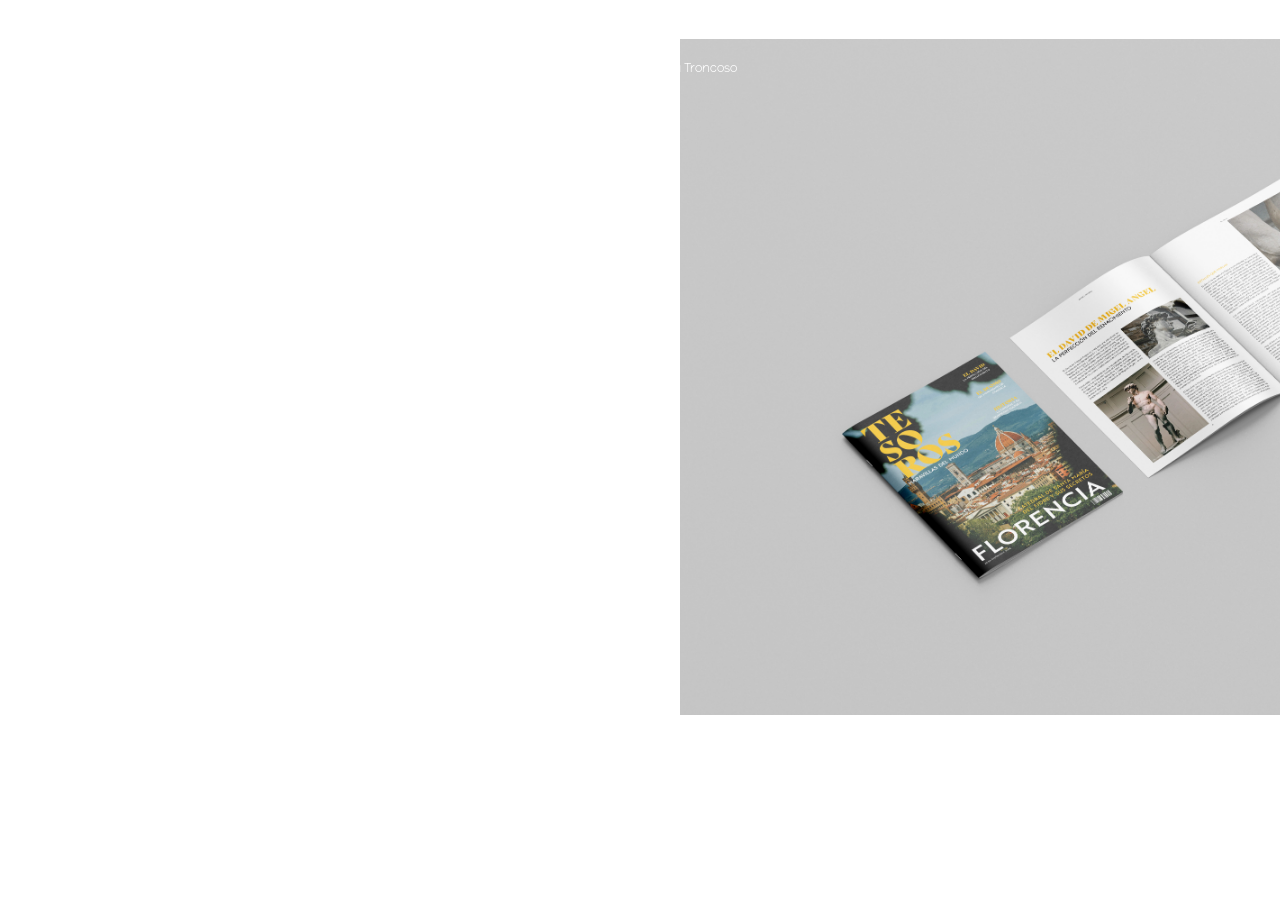
<file: tesoros.html>
<!doctype html>
<html lang="es">
  <head>
    <meta charset="utf-8" />
    <meta name="viewport" content="width=device-width, initial-scale=1" />
    <title>Revista Tesoros | Troncoso Portafolio</title>
    <link rel="stylesheet" href="css/styles.css" />
    <script defer src="js/script.js"></script>
  </head>
  <body data-page="project">
    <main>
      <section class="project-page" data-project-page>
        <!-- Proyecto: composición desktop -->
        <div class="project-desktop">
          <!-- Menú superior fijo del proyecto -->
          <nav class="project-menu" aria-label="Navegación del proyecto" style="top:24px;">
            <a class="project-menu__brand" href="index.html">Amelia Troncoso</a>
            <div class="project-menu__links">
              <a class="project-menu__link" href="index.html#about">Sobre mí</a>
              <a class="project-menu__link" href="index.html#contact">Contacto</a>
            </div>
          </nav>

          <!-- Lienzo con posiciones fijas según la grilla de diseño -->
          <article class="project-shell">
            <div class="project-canvas" data-project-canvas>
              <!-- Imagen principal del proyecto -->
              <figure class="project-figure" data-project-hero style="left:40px;top:39px;width:893px;height:676px;">
                <img src="images/tesoros/home-tesoros-photo.png" alt="Revista Tesoros" />
              </figure>

              <h1 class="project-heading" style="left:973px;top:39px;width:194px;">
                <span>Revista</span><span>Tesoros</span>
              </h1>

              <!-- Texto descriptivo del proyecto -->
              <div class="project-copy-block" data-project-copy data-default-top="558" data-align-copy-bottom="true" data-allow-copy-above-default="true" style="left:973px;top:558px;width:427px;">
                <ul class="project-meta">
                  <li><strong>Nombre del proyecto:</strong> Revista Tesoros</li>
                  <li><strong>Ramo:</strong> Diagramación</li>
                  <li><strong>Año de realización:</strong> 2024</li>
                  <li><strong>Herramientas:</strong> InDesign y Photoshop</li>
                </ul>
                <h2><strong>Descripción del encargo</strong></h2>
                <p>El encargo consistía en diseñar una revista sobre un tema de libre elección. En una primera etapa, se solicitaron dos propuestas de portada para la misma revista, cada una con un estilo visual diferente. Luego, se debía seleccionar una de las propuestas para desarrollarla y diagramar su contenido interior.</p>
                <h2><strong>Descripción de la propuesta</strong></h2>
                <p>La revista aborda la ciudad de <strong>Florencia</strong> y su importancia cultural, artística e histórica durante el Renacimiento. La propuesta seleccionada desarrolla una estética editorial inspirada en el patrimonio, el arte y la arquitectura florentina, utilizando una composición ordenada, una jerarquía tipográfica clara y una paleta cromática asociada al carácter clásico y elegante del tema.</p>
              </div>


            </div>
          </article>
        </div>

        <!-- Proyecto: versión mobile en flujo vertical -->
        <div class="project-mobile">
          <article>
            <nav class="project-mobile-header" aria-label="Navegación del proyecto">
              <a class="mobile-brand" href="index.html">Amelia Troncoso</a>
              <div class="mobile-links">
                <a href="index.html#about-mobile">Sobre mí</a>
                <a href="index.html#contact-mobile">Contacto</a>
              </div>
            </nav>

            <h1 class="mobile-hero-title"><span>Revista</span><span>Tesoros</span></h1>
            <div class="mobile-copy">
                <ul class="project-meta">
                  <li><strong>Nombre del proyecto:</strong> Revista Tesoros</li>
                  <li><strong>Ramo:</strong> Diagramación</li>
                  <li><strong>Año de realización:</strong> 2024</li>
                  <li><strong>Herramientas:</strong> InDesign y Photoshop</li>
                </ul>
                <h2><strong>Descripción del encargo</strong></h2>
                <p>El encargo consistía en diseñar una revista sobre un tema de libre elección. En una primera etapa, se solicitaron dos propuestas de portada para la misma revista, cada una con un estilo visual diferente. Luego, se debía seleccionar una de las propuestas para desarrollarla y diagramar su contenido interior.</p>
                <h2><strong>Descripción de la propuesta</strong></h2>
                <p>La revista aborda la ciudad de <strong>Florencia</strong> y su importancia cultural, artística e histórica durante el Renacimiento. La propuesta seleccionada desarrolla una estética editorial inspirada en el patrimonio, el arte y la arquitectura florentina, utilizando una composición ordenada, una jerarquía tipográfica clara y una paleta cromática asociada al carácter clásico y elegante del tema.</p>
            </div>
            <section class="mobile-gallery">
            <img src="images/tesoros/home-tesoros-photo.png" alt="Revista Tesoros principal" />
            </section>
          </article>
        </div>
      </section>
    </main>
  </body>
</html>
</file>
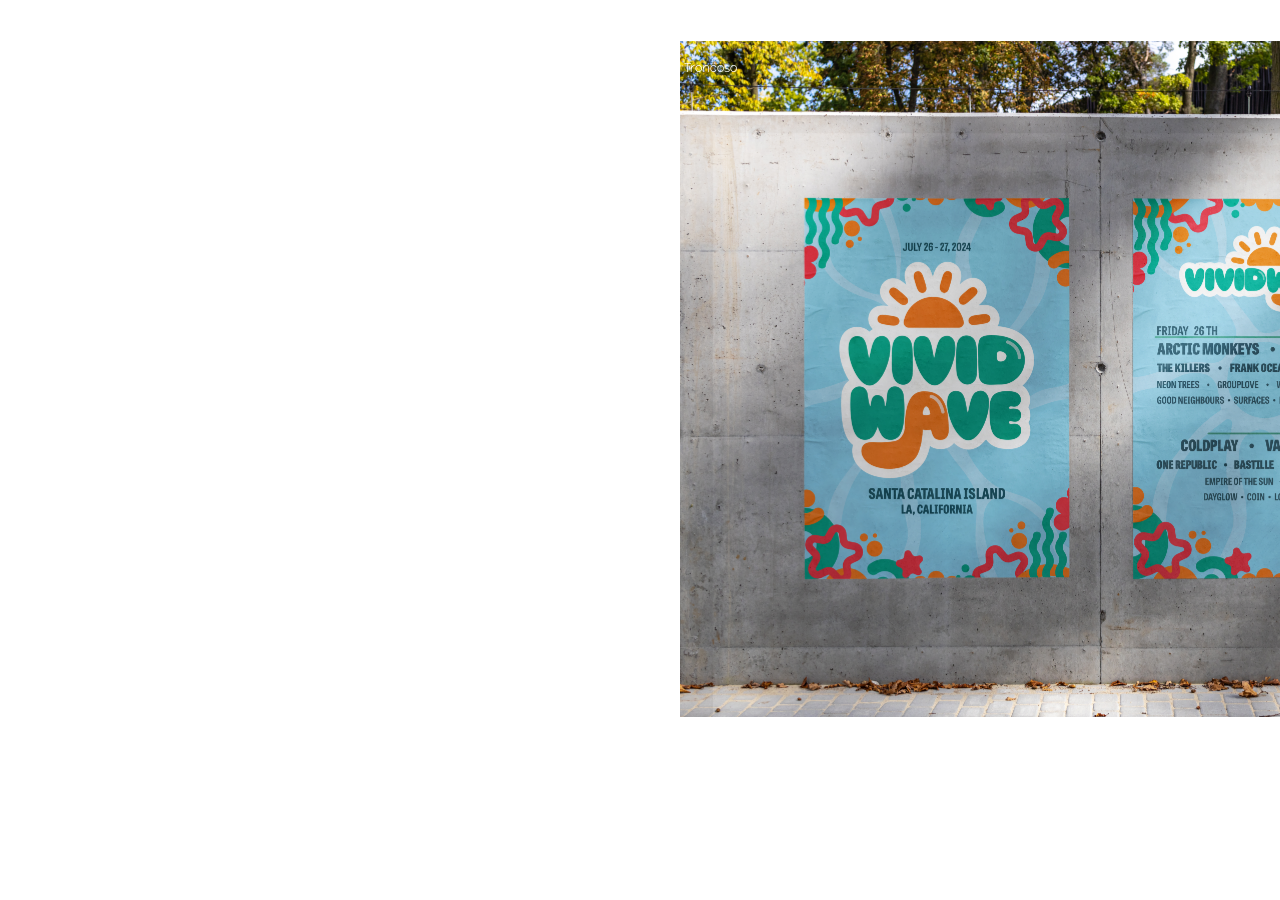
<file: vivid-wave.html>
<!doctype html>
<html lang="es">
  <head>
    <meta charset="utf-8" />
    <meta name="viewport" content="width=device-width, initial-scale=1" />
    <title>Festival Vivid Wave | Troncoso Portafolio</title>
    <link rel="stylesheet" href="css/styles.css" />
    <script defer src="js/script.js"></script>
  </head>
  <body data-page="project">
    <main>
      <section class="project-page" data-project-page>
        <!-- Proyecto: composición desktop -->
        <div class="project-desktop">
          <!-- Menú superior fijo del proyecto -->
          <nav class="project-menu" aria-label="Navegación del proyecto" style="top:24px;">
            <a class="project-menu__brand" href="index.html">Amelia Troncoso</a>
            <div class="project-menu__links">
              <a class="project-menu__link" href="index.html#about">Sobre mí</a>
              <a class="project-menu__link" href="index.html#contact">Contacto</a>
            </div>
          </nav>

          <!-- Lienzo con posiciones fijas según la grilla de diseño -->
          <article class="project-shell">
            <div class="project-canvas" data-project-canvas>
              <!-- Imagen principal del proyecto -->
              <figure class="project-figure" data-project-hero style="left:40px;top:41px;width:893px;height:676px;">
                <img src="images/vivid-wave/home-vivid-wave.png" alt="Festival Vivid Wave" />
              </figure>

              <h1 class="project-heading" style="left:973px;top:41px;width:194px;">
                <span>Festival</span><span>Vivid Wave</span>
              </h1>

              <!-- Texto descriptivo del proyecto -->
              <div class="project-copy-block" data-project-copy data-default-top="458" data-align-copy-bottom="true" data-allow-copy-above-default="true" data-copy-bottom-offset="8" style="left:973px;top:458px;width:427px;">
                <ul class="project-meta">
                  <li><strong>Nombre del proyecto:</strong> Festival Vivid Wave</li>
                  <li><strong>Taller:</strong> Taller Gráfico</li>
                  <li><strong>Año de realización:</strong> 2024</li>
                  <li><strong>Realizado junto a:</strong> Amelia Spence</li>
                  <li><strong>Herramienta:</strong> Illustrator</li>
                </ul>
                <h2><strong>Descripción del encargo</strong></h2>
                <p>El encargo consistía en crear dos afiches para un festival ficticio, desarrollado conceptualmente desde cero. Junto con mi compañera, propusimos un festival musical realizado sobre el agua, donde el público pudiera disfrutar de la música desde sus propias embarcaciones.</p>
                <h2><strong>Descripción de la propuesta</strong></h2>
                <p>La propuesta se construye a partir del concepto de una experiencia musical acuática, dinámica y veraniega. El nombre <strong>Vivid Wave</strong>, que puede traducirse como “ola vívida”, representa la energía, el movimiento y la intensidad del festival. La identidad visual utiliza colores vibrantes, formas orgánicas y elementos inspirados en el agua para transmitir una atmósfera lúdica, festiva y cercana.</p>
              </div>


            </div>
          </article>
        </div>

        <!-- Proyecto: versión mobile en flujo vertical -->
        <div class="project-mobile">
          <article>
            <nav class="project-mobile-header" aria-label="Navegación del proyecto">
              <a class="mobile-brand" href="index.html">Amelia Troncoso</a>
              <div class="mobile-links">
                <a href="index.html#about-mobile">Sobre mí</a>
                <a href="index.html#contact-mobile">Contacto</a>
              </div>
            </nav>

            <h1 class="mobile-hero-title"><span>Festival</span><span>Vivid Wave</span></h1>
            <div class="mobile-copy">
                <ul class="project-meta">
                  <li><strong>Nombre del proyecto:</strong> Festival Vivid Wave</li>
                  <li><strong>Taller:</strong> Taller Gráfico</li>
                  <li><strong>Año de realización:</strong> 2024</li>
                  <li><strong>Realizado junto a:</strong> Amelia Spence</li>
                  <li><strong>Herramienta:</strong> Illustrator</li>
                </ul>
                <h2><strong>Descripción del encargo</strong></h2>
                <p>El encargo consistía en crear dos afiches para un festival ficticio, desarrollado conceptualmente desde cero. Junto con mi compañera, propusimos un festival musical realizado sobre el agua, donde el público pudiera disfrutar de la música desde sus propias embarcaciones.</p>
                <h2><strong>Descripción de la propuesta</strong></h2>
                <p>La propuesta se construye a partir del concepto de una experiencia musical acuática, dinámica y veraniega. El nombre <strong>Vivid Wave</strong>, que puede traducirse como “ola vívida”, representa la energía, el movimiento y la intensidad del festival. La identidad visual utiliza colores vibrantes, formas orgánicas y elementos inspirados en el agua para transmitir una atmósfera lúdica, festiva y cercana.</p>
            </div>
            <section class="mobile-gallery">
            <img src="images/vivid-wave/home-vivid-wave.png" alt="Festival Vivid Wave principal" />
            </section>
          </article>
        </div>
      </section>
    </main>
  </body>
</html>
</file>
<file: css/styles.css>
/* Tipografias locales del proyecto */
@font-face {
  font-family: "Pencerio";
  src: url("../fonts/Pencerio-Hairline.otf") format("opentype");
  font-weight: 100;
  font-style: normal;
  font-display: swap;
}

@font-face {
  font-family: "Ryker";
  src: url("../fonts/RykerText-Light.otf") format("opentype");
  font-weight: 300;
  font-style: normal;
  font-display: swap;
}

@font-face {
  font-family: "Ryker";
  src: url("../fonts/RykerText-Medium.otf") format("opentype");
  font-weight: 500;
  font-style: normal;
  font-display: swap;
}

@font-face {
  font-family: "Ryker";
  src: url("../fonts/RykerText-Bold.otf") format("opentype");
  font-weight: 700;
  font-style: normal;
  font-display: swap;
}

:root {
  /* Variables base de color, escala y tipografías */
  --accent: #ff9900;
  --canvas: 1440px;
  --desktop-scale: min(1, calc((100vw - 32px) / var(--canvas)));
  --header-fixed-top: 24px;
  --script-font: "Pencerio", cursive;
  --text-font: "Ryker", "Helvetica Neue", Arial, sans-serif;
}

* {
  box-sizing: border-box;
}

html {
  scroll-behavior: smooth;
}

body {
  margin: 0;
  min-width: 320px;
  background: #fff;
  color: var(--accent);
  font-family: var(--text-font);
}

a {
  color: inherit;
  text-decoration: none;
}

button {
  font: inherit;
}

img {
  display: block;
  max-width: 100%;
}

.visually-hidden {
  position: absolute;
  width: 1px;
  height: 1px;
  padding: 0;
  margin: -1px;
  overflow: hidden;
  clip: rect(0, 0, 0, 0);
  white-space: nowrap;
  border: 0;
}

.home-desktop,
.project-desktop {
  display: block;
}

.home-mobile,
.project-mobile {
  display: none;
}

/* Escenario escalado de la home en desktop */
.home-stage-wrap {
  position: relative;
  width: 100%;
  height: calc(4027px * var(--desktop-scale));
  overflow: hidden;
}

.home-stage {
  position: absolute;
  top: 0;
  left: 50%;
  width: var(--canvas);
  height: 4027px;
  background: #fff;
  transform: translateX(-50%) scale(var(--desktop-scale));
  transform-origin: top center;
}

.home-title {
  position: absolute;
  top: 206px;
  left: 50%;
  width: 1184px;
  height: 460px;
  margin: 0;
  transform: translateX(-50%);
}

.home-title__reveal {
  width: 100%;
  height: 100%;
  overflow: visible;
  position: relative;
  isolation: isolate;
}

.home-title__svg {
  width: 100%;
  height: 100%;
  overflow: visible;
  display: block;
}

.home-title__video {
  position: absolute;
  inset: -28px 0;
  width: 100%;
  height: calc(100% + 56px);
  display: block;
  object-fit: contain;
  transform: scale(1.82);
  transform-origin: center center;
  mix-blend-mode: multiply;
}

.home-title__fill path {
  fill: var(--accent);
}

.home-title__mask-stroke {
  fill: none;
  stroke: #fff;
  stroke-width: 30;
  stroke-linecap: round;
  stroke-linejoin: round;
}

.home-title__mask-guide {
  fill: none;
  stroke: rgba(0, 110, 255, 0.5);
  stroke-width: 1.4;
  stroke-linecap: round;
  stroke-linejoin: round;
  vector-effect: non-scaling-stroke;
  pointer-events: none;
}

.desktop-menu,
.project-menu {
  /* Menú compartido entre home y proyectos */
  position: absolute;
  left: 50%;
  z-index: 40;
  display: flex;
  align-items: center;
  justify-content: space-between;
  width: 1360px;
  height: 90px;
  transform: translateX(-50%) scale(var(--desktop-scale));
  transform-origin: top center;
}

.desktop-menu.is-fixed,
.project-menu.is-fixed {
  position: fixed;
  top: var(--header-fixed-top) !important;
}

.desktop-menu__brand,
.desktop-menu__link,
.project-menu__brand,
.project-menu__link {
  color: var(--accent);
  font-size: 12px;
  font-weight: 300;
  line-height: 1;
  transition: color 180ms ease;
}

.desktop-menu__brand.is-contrast,
.desktop-menu__link.is-contrast,
.project-menu__brand.is-contrast,
.project-menu__link.is-contrast {
  color: #fff;
}

.desktop-menu__brand,
.project-menu__brand {
  width: 193px;
}

.desktop-menu__links,
.project-menu__links {
  display: flex;
  gap: 41px;
}

.home-arrow {
  position: absolute;
  top: 929px;
  left: 50%;
  width: 24px;
  height: 54px;
  padding: 0;
  border: 0;
  background: transparent;
  transform: translateX(-50%);
  cursor: pointer;
}

.home-arrow img {
  width: 17px;
  height: 17px;
  margin: 0 auto;
}

.project-card {
  /* Tarjetas de proyectos en la portada desktop */
  position: absolute;
  display: block;
  overflow: hidden;
  background: #f6f6f6;
}

.project-card__media {
  position: absolute;
  inset: 0;
  overflow: hidden;
}

.project-card__media img {
  position: absolute;
  max-width: none;
}

.project-card__overlay {
  position: absolute;
  inset: 0;
  display: flex;
  align-items: center;
  justify-content: center;
  background: rgba(255, 153, 0, 0.8);
  color: #fff;
  opacity: 0;
  transition: opacity 220ms ease;
}

.project-card__overlay span {
  display: flex;
  flex-direction: column;
  align-items: center;
  justify-content: center;
  gap: 2px;
  width: 220px;
  font-size: 28px;
  font-weight: 700;
  line-height: 1.1;
  text-align: center;
}

.project-card__overlay span span,
.mobile-project-card__label span,
.mobile-hero-title span,
.project-heading span {
  display: block;
}

.project-card:hover .project-card__overlay,
.project-card:focus-visible .project-card__overlay {
  opacity: 1;
}

.home-tools,
.home-about,
.home-contact {
  /* Bloques informativos del cierre de la home */
  position: absolute;
  color: var(--accent);
  font-size: 12px;
}

.home-tools {
  top: 3837px;
  left: 40px;
  width: 193px;
}

.home-about {
  top: 3837px;
  left: 508px;
  width: 426px;
}

.home-contact {
  top: 3837px;
  left: 1207px;
  width: 193px;
}

.footer-title {
  margin: 0 0 8px;
  font-size: 12px;
  font-weight: 500;
  line-height: 1;
}

.footer-text,
.contact-lines {
  margin: 0;
  font-size: 12px;
  font-weight: 300;
  line-height: 1.3;
}

.contact-lines span {
  display: block;
}

.contact-lines a {
  display: block;
  color: inherit;
  cursor: pointer;
  text-decoration-line: underline;
  text-decoration-thickness: 0.06em;
  text-underline-offset: 0.16em;
  text-decoration-color: rgba(255, 153, 0, 0.38);
  transition:
    text-decoration-color 180ms ease,
    opacity 180ms ease;
}

.contact-lines a:hover,
.contact-lines a:focus-visible {
  text-decoration-color: currentColor;
}

.skills-list {
  display: grid;
  gap: 8px;
  margin-top: 11px;
}

.skill {
  display: grid;
  grid-template-columns: 83px 110px;
  align-items: center;
}

.skill span {
  font-size: 12px;
  font-weight: 300;
  line-height: 1;
}

.skill__bar {
  position: relative;
  width: 110px;
  height: 3px;
  background: #eee;
}

.skill__bar::after {
  content: "";
  position: absolute;
  inset: 0 auto 0 0;
  width: var(--level);
  background: var(--accent);
}

.project-page {
  padding: 0;
}

/* Contenedor general de cada página de proyecto */
.project-desktop {
  position: relative;
  width: 100%;
  min-height: calc(var(--desktop-project-height, 0px) * var(--desktop-scale));
}

.project-shell {
  position: absolute;
  top: 0;
  left: 50%;
  width: var(--canvas);
  margin: 0;
  transform: translateX(-50%) scale(var(--desktop-scale));
  transform-origin: top center;
}

.project-canvas {
  position: relative;
  width: var(--canvas);
}

.project-heading {
  /* Título principal del proyecto en desktop */
  position: absolute;
  color: var(--accent);
  margin: 0;
  font-size: 28px;
  font-weight: 500;
  line-height: 1.06;
  text-transform: uppercase;
}

.project-copy-block {
  /* Texto introductorio del proyecto */
  position: absolute;
  color: var(--accent);
}

.project-copy-block p {
  margin: 0 0 16px;
  font-size: 14px;
  font-weight: 300;
  line-height: 1.3;
}

.project-copy-block p:last-child {
  margin-bottom: 0;
}

.project-meta {
  margin: 0 0 18px;
  padding-left: 17px;
  color: var(--accent);
  font-size: 14px;
  font-weight: 300;
  line-height: 1.3;
}

.project-meta li {
  margin: 0 0 2px;
  padding-left: 2px;
}

.project-meta strong {
  font-weight: 500;
}

.project-copy-block h2,
.mobile-copy h2 {
  margin: 0 0 4px;
  color: var(--accent);
  font-size: 14px;
  font-weight: 500;
  line-height: 1.3;
}

.project-copy-block h2:not(:first-child),
.mobile-copy h2:not(:first-child) {
  margin-top: 12px;
}

.project-copy-block strong {
  font-weight: 500;
}

.project-figure {
  /* Imágenes posicionadas según la grilla */
  position: absolute;
  margin: 0;
  overflow: hidden;
}

.project-figure img {
  width: 100%;
  height: 100%;
  object-fit: cover;
}

.project-mobile-header {
  /* Encabezado sticky para la versión mobile */
  position: sticky;
  top: 0;
  z-index: 15;
  display: flex;
  align-items: center;
  justify-content: space-between;
  gap: 16px;
  padding: 18px 20px;
  background: rgba(255, 255, 255, 0.96);
  border-bottom: 1px solid rgba(255, 153, 0, 0.08);
}

.mobile-brand,
.mobile-links,
.mobile-home-nav a {
  font-size: 12px;
  font-weight: 300;
}

.mobile-links {
  display: flex;
  gap: 18px;
}

.mobile-hero {
  padding: 56px 20px 24px;
}

.mobile-hero h1 {
  margin: 0;
  color: var(--accent);
  font-family: var(--script-font);
  font-size: clamp(74px, 21vw, 128px);
  font-weight: 100;
  line-height: 0.9;
  text-align: center;
}

.mobile-arrow-wrap {
  display: flex;
  justify-content: center;
  padding: 12px 0 26px;
}

.mobile-arrow-wrap button {
  border: 0;
  background: transparent;
  padding: 0;
}

.mobile-home-nav {
  position: sticky;
  top: 0;
  z-index: 10;
  display: flex;
  justify-content: space-between;
  gap: 12px;
  padding: 16px 20px;
  background: rgba(255, 255, 255, 0.96);
  border-bottom: 1px solid rgba(255, 153, 0, 0.08);
}

.mobile-card-grid {
  display: grid;
  gap: 18px;
  padding: 22px 20px 36px;
}

.mobile-project-card {
  display: block;
}

.mobile-project-card__figure {
  position: relative;
  aspect-ratio: 427 / 720;
  overflow: hidden;
  background: #f6f6f6;
}

.mobile-project-card__figure img {
  position: absolute;
  max-width: none;
}

.mobile-project-card__label {
  margin: 10px 0 0;
  color: var(--accent);
  font-size: 18px;
  font-weight: 500;
  line-height: 1.05;
  text-transform: uppercase;
}

.mobile-hero-title {
  margin: 0;
  padding: 24px 20px 8px;
  color: var(--accent);
  font-size: 22px;
  font-weight: 500;
  line-height: 1.05;
  text-transform: uppercase;
}

.mobile-copy {
  padding: 0 20px 22px;
  color: var(--accent);
}

.mobile-copy .project-meta {
  margin-bottom: 18px;
  font-size: 14px;
  line-height: 1.45;
}

.mobile-copy p {
  margin: 0 0 14px;
  font-size: 14px;
  font-weight: 300;
  line-height: 1.45;
}

.mobile-copy strong {
  font-weight: 500;
}

.mobile-gallery {
  display: grid;
  gap: 18px;
  padding: 0 20px 32px;
}

.mobile-gallery img {
  width: 100%;
  height: auto;
  object-fit: cover;
}

.home-mobile {
  padding-bottom: 42px;
}

.mobile-footer {
  display: grid;
  gap: 22px;
  padding: 0 20px;
}

.mobile-footer .footer-title {
  margin-bottom: 10px;
}

@media (max-width: 899px) {
  /* Cambio de layout completo hacia mobile */
  .home-desktop,
  .project-desktop {
    display: none;
  }

  .home-mobile,
  .project-mobile {
    display: block;
  }
}
</file>
